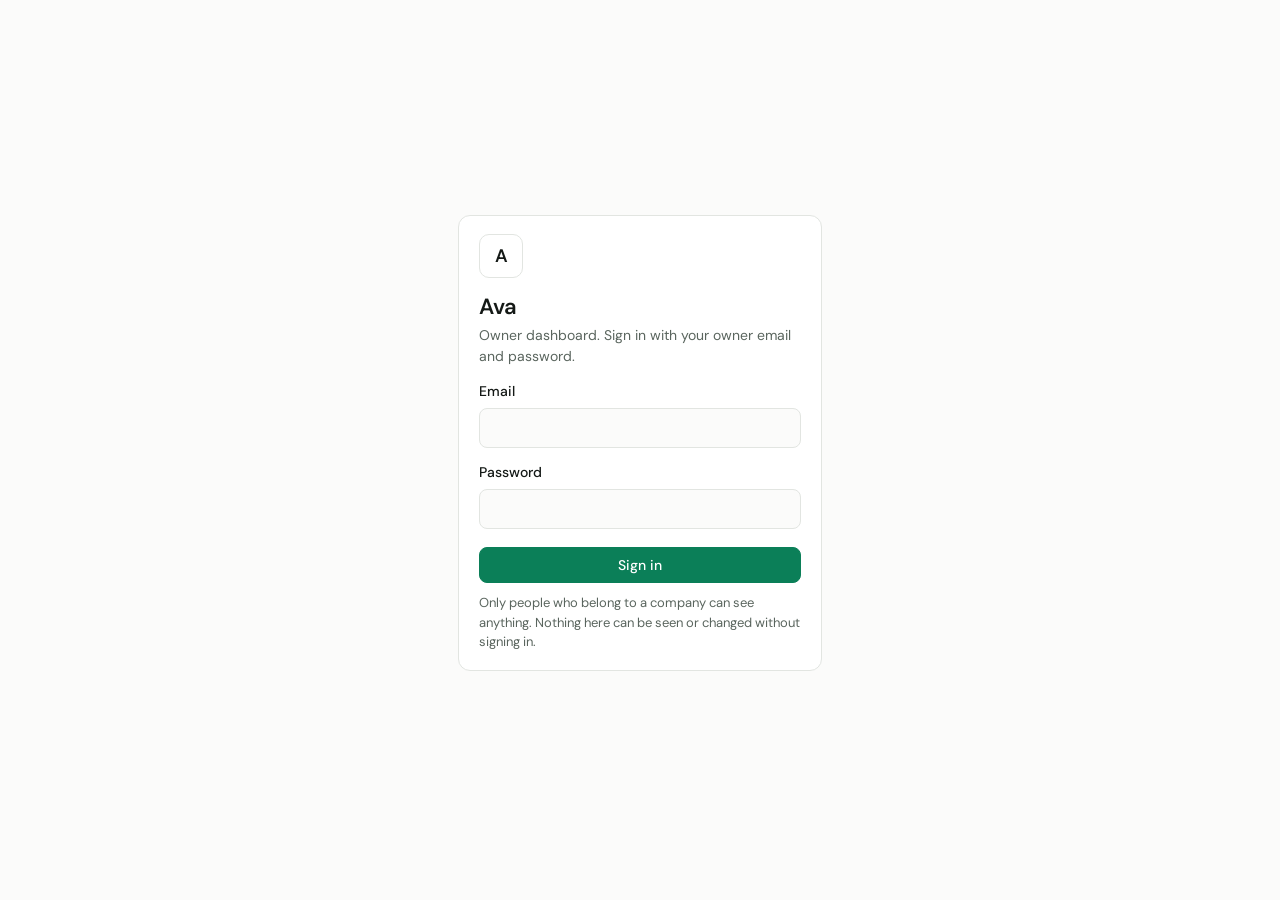
<file: index.html>
<!doctype html>
<html lang="en">
<head>
<meta charset="utf-8" />
<meta name="viewport" content="width=device-width, initial-scale=1, viewport-fit=cover" />
<meta name="referrer" content="no-referrer" />
<meta name="color-scheme" content="light dark" />
<meta name="theme-color" content="#0d0f0e" />
<meta name="apple-mobile-web-app-capable" content="yes" />
<meta name="apple-mobile-web-app-title" content="Ava" />
<!-- Only this page's own files and the project address are allowed. Nothing else can run or be contacted. -->
<meta http-equiv="Content-Security-Policy" content="default-src 'none'; script-src 'self'; style-src 'self'; font-src 'self'; img-src 'self' data:; connect-src https://mlkknzwrzjqxydgsbqtu.supabase.co; base-uri 'none'; form-action 'none'" />
<title>Ava</title>
<link rel="icon" href="data:," />
<link rel="stylesheet" href="./css/theme.css" />
<link rel="stylesheet" href="./css/layout.css" />
<link rel="stylesheet" href="./css/parts.css" />
<link rel="stylesheet" href="./css/screens.css" />
</head>
<body>

<!-- SIGN IN -->
<main id="signin" class="signin" hidden>
  <div class="card signin-card">
    <div class="brand big" aria-hidden="true">A</div>
    <h1>Ava</h1>
    <p class="muted">Owner dashboard. Sign in with your owner email and password.</p>
    <form id="signin-form" autocomplete="on">
      <label class="field" for="email">Email</label>
      <input id="email" name="username" type="email" autocomplete="username" required />
      <label class="field" for="password">Password</label>
      <input id="password" name="password" type="password" autocomplete="current-password" required />
      <button id="signin-btn" class="btn primary block" type="submit">Sign in</button>
      <p id="signin-error" class="notice bad" role="alert" hidden></p>
    </form>
    <p class="muted small">Only people who belong to a company can see anything. Nothing here can be seen or changed without signing in.</p>
  </div>
</main>

<!-- THE DASHBOARD -->
<div class="app" id="app" hidden>
  <div class="pausebar" id="pausebar" role="alert" hidden></div>
  <nav class="strip" id="strip" aria-label="Main menu"></nav>
  <header class="top" id="top"></header>
  <aside class="panel" id="panel" aria-label="In this section"></aside>
  <main class="main" id="main" tabindex="-1"></main>
  <nav class="tabbar" id="tabbar" aria-label="Main menu"></nav>
</div>
<div id="sheet-root"></div>

<script type="module" src="./js/app.js"></script>
</body>
</html>
</file>
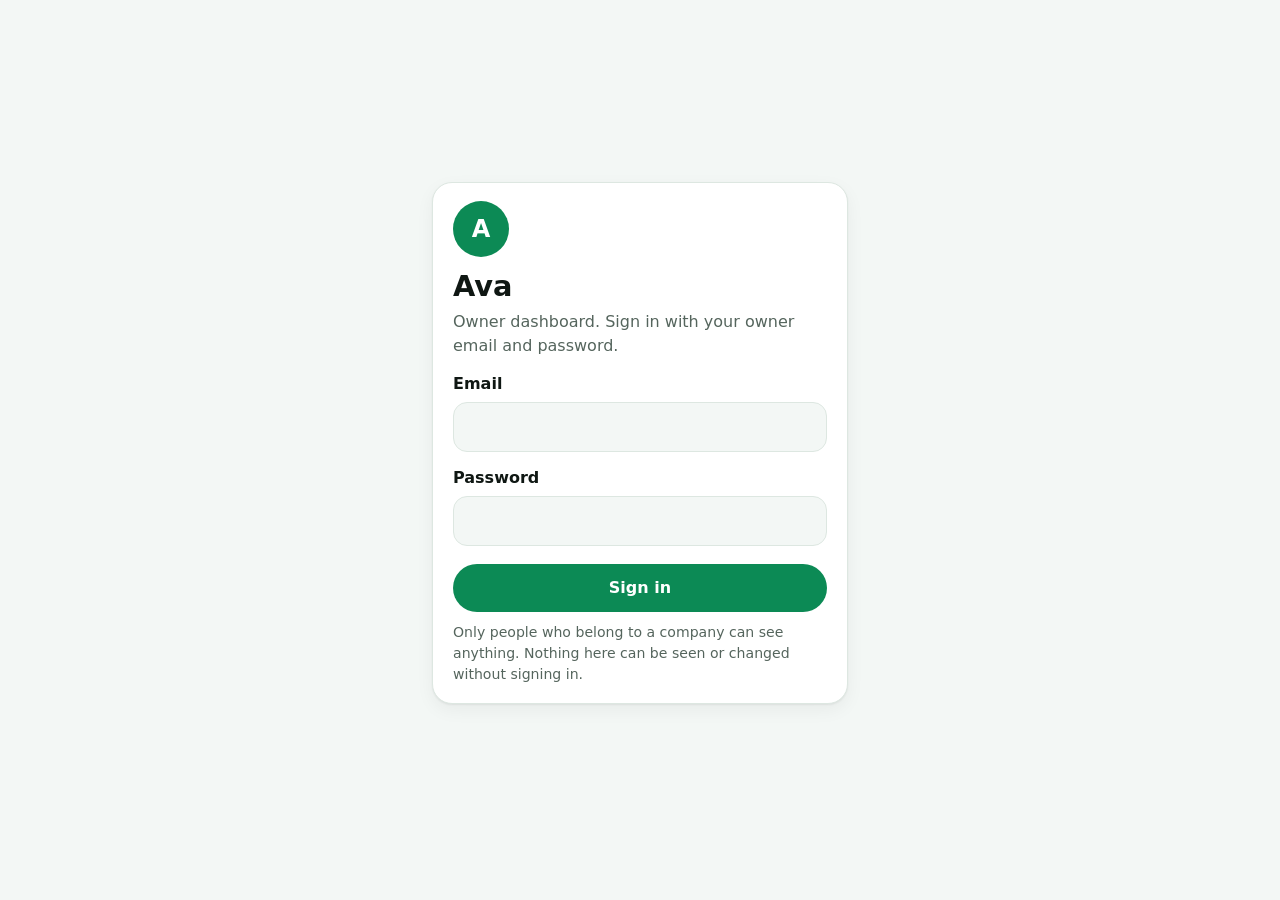
<file: old/index.html>
<!doctype html>
<html lang="en">
<head>
<meta charset="utf-8" />
<meta name="viewport" content="width=device-width, initial-scale=1, viewport-fit=cover" />
<meta name="referrer" content="no-referrer" />
<meta name="color-scheme" content="light dark" />
<meta name="theme-color" content="#0c8a55" />
<meta name="apple-mobile-web-app-capable" content="yes" />
<meta name="apple-mobile-web-app-title" content="Ava" />
<!-- Only this page's own files and the project address are allowed. Nothing else can run or be contacted. -->
<meta http-equiv="Content-Security-Policy" content="default-src 'none'; script-src 'self'; style-src 'self'; img-src 'self' data:; connect-src https://mlkknzwrzjqxydgsbqtu.supabase.co; base-uri 'none'; form-action 'none'" />
<title>Ava</title>
<link rel="icon" href="data:," />
<link rel="stylesheet" href="./css/theme.css" />
<link rel="stylesheet" href="./css/layout.css" />
<link rel="stylesheet" href="./css/loop.css" />
</head>
<body>

<!-- SIGN IN -->
<main id="signin" class="signin" hidden>
  <div class="card signin-card">
    <div class="brand big" aria-hidden="true">A</div>
    <h1>Ava</h1>
    <p class="muted">Owner dashboard. Sign in with your owner email and password.</p>
    <form id="signin-form" autocomplete="on">
      <label class="field" for="email">Email</label>
      <input id="email" name="username" type="email" autocomplete="username" required />
      <label class="field" for="password">Password</label>
      <input id="password" name="password" type="password" autocomplete="current-password" required />
      <button id="signin-btn" class="btn primary block" type="submit">Sign in</button>
      <p id="signin-error" class="notice bad" role="alert" hidden></p>
    </form>
    <p class="muted small">Only people who belong to a company can see anything. Nothing here can be seen or changed without signing in.</p>
  </div>
</main>

<!-- THE DASHBOARD -->
<div class="app" id="app" hidden>
  <nav class="strip" id="strip" aria-label="Main menu"></nav>
  <aside class="list" id="list" aria-label="List"></aside>
  <header class="top" id="top"></header>
  <main class="main" id="main" tabindex="-1"></main>
  <nav class="tabbar" id="tabbar" aria-label="Main menu"></nav>
</div>
<div id="sheet-root"></div>

<script type="module" src="./js/app.js"></script>
</body>
</html>
</file>
<file: css/theme.css>
/* Ava owner dashboard, look 3. Fonts are bundled (no outside request). Colours are the approved tokens, light and dark.
   Appearance "Auto" follows the device; Light and Dark are forced with data-theme on the page.
   Colour rules: green only for the ONE main button on a screen, the selected menu item, and "on" or "healthy". Amber = needs attention. Red = paused, danger, errors. */
@font-face { font-family: "DM Sans"; font-style: normal; font-weight: 400; font-display: swap; src: url("../fonts/dm-sans-400.woff2") format("woff2"); }
@font-face { font-family: "DM Sans"; font-style: normal; font-weight: 500; font-display: swap; src: url("../fonts/dm-sans-500.woff2") format("woff2"); }
@font-face { font-family: "DM Sans"; font-style: normal; font-weight: 600; font-display: swap; src: url("../fonts/dm-sans-600.woff2") format("woff2"); }

:root {
  --bg: #fbfbfa; --panel: #f4f5f3; --rail: #eef0ed; --card: #ffffff; --line: #e2e5e1; --text: #141916; --muted: #5a655e;
  --accent: #0b7f58; --accentText: #0a7a55; --accentSoft: rgba(11, 127, 88, .10); --onAccent: #ffffff; --dot: #18a36b;
  --warn: #8a5d05; --warnSoft: rgba(138, 93, 5, .10); --danger: #b83232; --dangerSoft: rgba(184, 50, 50, .08); --track: #e6e9e5; --sel: #e9ece8;
  --overlay: rgba(20, 25, 22, .38);
  --font: "DM Sans", system-ui, -apple-system, "Segoe UI", Roboto, Arial, sans-serif;
  --s: 1;
  --row: 44px;
  color-scheme: light;
}
@media (prefers-color-scheme: dark) {
  :root:not([data-theme="light"]) {
    --bg: #0d0f0e; --panel: #101312; --rail: #0b0d0c; --card: #141816; --line: #232927; --text: #e2e6e3; --muted: #9aa59f;
    --accent: #2fbf7c; --accentText: #52d89b; --accentSoft: rgba(47, 191, 124, .13); --onAccent: #06150e; --dot: #3dd68c;
    --warn: #e8b65f; --warnSoft: rgba(232, 182, 95, .12); --danger: #ff7a7a; --dangerSoft: rgba(255, 122, 122, .10); --track: #252c29; --sel: #181d1b;
    --overlay: rgba(0, 0, 0, .55);
    color-scheme: dark;
  }
}
:root[data-theme="dark"] {
  --bg: #0d0f0e; --panel: #101312; --rail: #0b0d0c; --card: #141816; --line: #232927; --text: #e2e6e3; --muted: #9aa59f;
  --accent: #2fbf7c; --accentText: #52d89b; --accentSoft: rgba(47, 191, 124, .13); --onAccent: #06150e; --dot: #3dd68c;
  --warn: #e8b65f; --warnSoft: rgba(232, 182, 95, .12); --danger: #ff7a7a; --dangerSoft: rgba(255, 122, 122, .10); --track: #252c29; --sel: #181d1b;
  --overlay: rgba(0, 0, 0, .55);
  color-scheme: dark;
}
/* text size (Settings > General) and row density */
:root[data-size="small"] { --s: .93; }
:root[data-size="large"] { --s: 1.14; }
:root[data-density="compact"] { --row: 36px; }

* { box-sizing: border-box; }
html { font-size: calc(14px * var(--s)); -webkit-text-size-adjust: 100%; }
body { margin: 0; background: var(--bg); color: var(--text); font: 400 1rem/1.5 var(--font); -webkit-font-smoothing: antialiased; }
[hidden] { display: none !important; }
button, input, select, textarea { font: inherit; color: inherit; }
h1, h2, h3, h4, p { margin: 0; }
h1, h2, h3, h4, strong, b { font-weight: 600; }
a { color: inherit; }
.sr-only { position: absolute; width: 1px; height: 1px; overflow: hidden; clip: rect(0 0 0 0); white-space: nowrap; }
:focus-visible { outline: 2px solid var(--text); outline-offset: 2px; border-radius: 6px; }
::selection { background: var(--accentSoft); }
@media (prefers-reduced-motion: reduce) { * { transition: none !important; animation: none !important; } }
.ico { flex: 0 0 auto; display: block; }
</file>
<file: css/layout.css>
/* The frame: pause bar, left strip (76px), side panel (224px), top bar, main area; on a phone one column with a bottom bar. */
.app { display: grid; height: 100vh; height: 100dvh; grid-template-columns: 76px 224px minmax(0, 1fr); grid-template-rows: auto 56px minmax(0, 1fr);
  grid-template-areas: "pause pause pause" "strip top top" "strip panel main"; background: var(--bg); }
.pausebar { grid-area: pause; display: flex; align-items: center; justify-content: center; gap: 14px; flex-wrap: wrap; min-height: 40px; padding: 6px 16px; background: var(--dangerSoft); color: var(--danger); border-bottom: 1px solid var(--line); font-weight: 500; }
.strip { grid-area: strip; background: var(--rail); border-right: 1px solid var(--line); display: flex; flex-direction: column; align-items: center; gap: 4px; padding: 10px 0 12px; overflow-y: auto; }
.top { grid-area: top; background: var(--bg); border-bottom: 1px solid var(--line); padding: 0 20px; display: flex; align-items: center; gap: 12px; min-width: 0; }
.panel { grid-area: panel; background: var(--panel); border-right: 1px solid var(--line); overflow-y: auto; display: flex; flex-direction: column; min-width: 0; }
.main { grid-area: main; overflow-y: auto; min-width: 0; outline: none; padding: 24px 28px 56px; overflow-wrap: anywhere; }
.tabbar { display: none; }

/* ---- left strip ---- */
.brand { width: 36px; height: 36px; border-radius: 10px; border: 1px solid var(--line); background: var(--card); color: var(--text); display: grid; place-items: center; font-weight: 600; font-size: 1.1rem; margin: 2px 0 10px; flex: 0 0 auto; }
.brand.big { width: 44px; height: 44px; font-size: 1.3rem; margin: 0 0 12px; }
.nav-btn { position: relative; width: 64px; padding: 8px 0 7px; border: 0; background: none; border-radius: 10px; color: var(--muted); display: flex; flex-direction: column; align-items: center; gap: 4px; cursor: pointer; font-size: 11px; font-weight: 500; line-height: 1.1; }
.nav-btn:hover { color: var(--text); background: var(--sel); }
.nav-btn[aria-current="page"] { background: var(--accentSoft); color: var(--accentText); }
.nav-btn .count { position: absolute; top: 1px; right: 4px; min-width: 18px; height: 18px; padding: 0 5px; border-radius: 9px; background: var(--text); color: var(--bg); font-size: 11px; font-weight: 600; display: grid; place-items: center; }
.strip-foot { margin-top: auto; display: flex; flex-direction: column; align-items: center; width: 100%; }

/* ---- top bar ---- */
.picker { position: relative; display: flex; align-items: center; gap: 8px; min-width: 0; max-width: 24rem; height: 40px; padding: 0 12px; border: 1px solid var(--line); background: var(--card); border-radius: 8px; }
.picker .ico { color: var(--muted); }
.picker select { appearance: none; -webkit-appearance: none; border: 0; background: transparent; font-weight: 500; min-width: 0; max-width: 15rem; height: 100%; text-overflow: ellipsis; cursor: pointer; padding-right: 4px; color: var(--text); }
.picker select:disabled { opacity: 1; -webkit-text-fill-color: var(--text); cursor: default; }
.picker select option { color: #111; background: #fff; }
.picker .branch { color: var(--muted); white-space: nowrap; font-size: 13px; padding-left: 10px; border-left: 1px solid var(--line); }
.status-pill { display: inline-flex; align-items: center; gap: 8px; height: 28px; padding: 0 12px; border-radius: 14px; border: 1px solid var(--line); color: var(--muted); font-size: 13px; white-space: nowrap; }
.status-pill i { width: 8px; height: 8px; border-radius: 50%; background: var(--muted); }
.status-pill.on i { background: var(--dot); }
.status-pill.paused { color: var(--danger); background: var(--dangerSoft); border-color: transparent; }
.status-pill.paused i { background: var(--danger); }
.top .grow { flex: 1 1 auto; }
.pretend-chip { display: inline-flex; align-items: center; gap: 6px; height: 28px; padding: 0 12px; border-radius: 14px; background: var(--warnSoft); color: var(--warn); font-size: 13px; font-weight: 500; white-space: nowrap; }

/* ---- side panel ---- */
.panel-h { padding: 18px 16px 6px; font-size: 13px; font-weight: 600; color: var(--muted); }
.panel-body { padding: 4px 8px 20px; display: flex; flex-direction: column; gap: 2px; }
.pitem { display: flex; align-items: center; justify-content: space-between; gap: 8px; width: 100%; min-height: 36px; padding: 6px 10px; border: 0; background: none; border-radius: 8px; color: var(--text); text-align: left; cursor: pointer; }
.pitem:hover { background: var(--sel); }
.pitem[aria-current="true"] { background: var(--accentSoft); color: var(--accentText); }
.pitem .t { min-width: 0; overflow: hidden; text-overflow: ellipsis; white-space: nowrap; }
.pitem .n { color: var(--muted); font-size: 13px; flex: 0 0 auto; }
.pitem[aria-current="true"] .n { color: inherit; }
.pitem.two { flex-direction: column; align-items: stretch; gap: 0; padding: 7px 10px; }
.pitem.two .t { display: block; }
.pitem.two .s { color: var(--muted); font-size: 13px; }
.psec { padding: 14px 10px 4px; font-size: 13px; font-weight: 600; color: var(--muted); }
.plink { display: flex; align-items: center; gap: 8px; min-height: 36px; padding: 6px 10px; border: 0; background: none; border-radius: 8px; color: var(--muted); cursor: pointer; width: 100%; text-align: left; }
.plink:hover { background: var(--sel); color: var(--text); }
.pfoot { margin-top: auto; padding: 8px 8px 16px; border-top: 1px solid var(--line); }

/* ---- main page frame ---- */
.page { max-width: 64rem; margin: 0 auto; }
.page.wide { max-width: none; }
.page-h { display: flex; align-items: center; gap: 12px; flex-wrap: wrap; margin-bottom: 18px; min-width: 0; }
.page-h h1, .page-title { font-size: 22px; font-weight: 600; line-height: 1.25; min-width: 0; display: flex; align-items: center; gap: 10px; flex-wrap: wrap; margin-bottom: 4px; }
.page-h h1 { margin-bottom: 0; }
.page-h .grow { flex: 1 1 auto; }
.crumb { display: inline-flex; align-items: center; gap: 4px; border: 0; background: none; color: var(--muted); cursor: pointer; padding: 6px 0; min-height: 32px; }
.crumb:hover { color: var(--text); }
.back { display: inline-flex; align-items: center; gap: 4px; border: 0; background: none; color: var(--muted); cursor: pointer; padding: 6px 0; min-height: 32px; margin-bottom: 6px; }
.back:hover { color: var(--text); }
.mainnote { color: var(--muted); margin: 0 0 16px; max-width: 46rem; }
.sub { color: var(--muted); }
.sectitle, .label13 { font-size: 13px; font-weight: 600; color: var(--muted); margin: 22px 0 8px; }
.sectitle:first-child { margin-top: 0; }

/* ---- sheets and dialogs ---- */
.overlay { position: fixed; inset: 0; background: var(--overlay); display: grid; place-items: center; z-index: 30; padding: 16px; }
.sheet { background: var(--card); color: var(--text); border: 1px solid var(--line); border-radius: 12px; padding: 22px; width: min(28rem, 100%); max-height: 88vh; max-height: 88dvh; overflow: auto; outline: none; }
.sheet.wide { width: min(36rem, 100%); }
.sheet h2 { font-size: 1.15rem; margin-bottom: 6px; }
.sheet .btnrow { margin-top: 18px; justify-content: flex-end; }
.sheet .menu { display: grid; gap: 2px; margin-top: 10px; }
.sheet .menu button { display: flex; align-items: center; gap: 12px; text-align: left; background: none; border: 0; min-height: 48px; padding: 8px 10px; border-radius: 8px; cursor: pointer; }
.sheet .menu button:hover { background: var(--sel); }

/* ---- PHONE ---- */
@media (max-width: 899px) {
  .app { grid-template-columns: minmax(0, 1fr); grid-template-rows: auto auto minmax(0, 1fr) auto; grid-template-areas: "pause" "top" "main" "tabs"; }
  .strip, .panel { display: none; }
  .top { padding: 8px 12px; height: auto; min-height: 56px; gap: 8px; }
  .top .brand { display: none; }
  .picker { flex: 1 1 auto; min-width: 0; height: 44px; }
  .picker select { max-width: none; flex: 1 1 auto; }
  .picker .branch { display: none; }
  .status-pill .label { display: none; }
  .status-pill { padding: 0 9px; }
  .main { padding: 16px 14px 28px; }
  .page-h h1, .page-title { font-size: 20px; }
  .tabbar { grid-area: tabs; display: grid; grid-template-columns: repeat(5, 1fr); background: var(--rail); border-top: 1px solid var(--line); padding-bottom: env(safe-area-inset-bottom); }
  .tab { position: relative; border: 0; background: none; min-height: 56px; padding: 7px 2px 6px; display: flex; flex-direction: column; align-items: center; justify-content: center; gap: 3px; font-size: 11px; font-weight: 500; color: var(--muted); cursor: pointer; }
  .tab[aria-current="page"] { color: var(--accentText); }
  .tab[aria-current="page"]::before { content: ""; position: absolute; top: 0; left: 28%; right: 28%; height: 2px; background: var(--accent); border-radius: 0 0 2px 2px; }
  .tab .count { position: absolute; top: 4px; left: calc(50% + 6px); min-width: 18px; height: 18px; padding: 0 5px; border-radius: 9px; background: var(--text); color: var(--bg); font-size: 11px; font-weight: 600; display: grid; place-items: center; }
  .overlay { align-items: end; padding: 0; }
  .sheet { border-radius: 14px 14px 0 0; width: 100%; padding-bottom: calc(22px + env(safe-area-inset-bottom)); }
  .sheet .btnrow { flex-direction: column-reverse; } .sheet .btnrow .btn { width: 100%; }
}
@media (min-width: 900px) { .phone-only { display: none !important; } }
@media (max-width: 899px) { .desk-only { display: none !important; } }
</file>
<file: css/parts.css>
/* Parts used on every screen: cards, buttons, tags, chips, switches, tables, forms, notices.
   Green marks the ONE main button on a screen (.btn.primary), the selected item, and "on"/"healthy". Everything else is an outline in the text colour. */

/* ---- cards ---- */
.card { background: var(--card); border: 1px solid var(--line); border-radius: 12px; padding: 18px 20px; margin-bottom: 14px; min-width: 0; }
.card h3 { font-size: 1.07rem; margin-bottom: 4px; }
.card.inner { background: var(--bg); margin: 12px 0 0; padding: 14px 16px; }
.card.flush { padding: 0; overflow: hidden; }
.card.empty { text-align: center; padding: 28px 20px; color: var(--muted); }
.card.ask { border-color: var(--text); }
.card.item { display: block; width: 100%; text-align: left; cursor: pointer; }
.row2 { display: flex; justify-content: space-between; align-items: flex-start; gap: 10px; flex-wrap: wrap; min-width: 0; }
.row2 > * { min-width: 0; }
.muted { color: var(--muted); }
.small { font-size: 13px; }
.strong { font-weight: 600; }
.when { color: var(--muted); font-size: 13px; }
.cardlist { display: grid; grid-template-columns: minmax(0, 1fr); }
.cardlist > .li { padding: 12px 0; border-top: 1px solid var(--line); }
.cardlist > .li:first-child { border-top: 0; padding-top: 2px; }
ul.plain { margin: 6px 0 0; padding-left: 1.2rem; } ul.plain li { margin: 4px 0; }
ul.plain.small { font-size: 13px; color: var(--muted); }
.plainlist { list-style: none; margin: 8px 0 0; padding: 0; display: grid; gap: 6px; }
.plainlist li { padding: 8px 12px; border-radius: 8px; border: 1px solid var(--line); overflow-wrap: anywhere; }
.plainlist li { position: relative; padding-left: 28px; }
.plainlist li::before { content: ""; position: absolute; left: 12px; top: 1.05em; width: 8px; height: 8px; border-radius: 50%; background: var(--track); }
.plainlist li.good::before { background: var(--dot); } .plainlist li.bad::before { background: var(--danger); } .plainlist li.warn::before { background: var(--warn); }
.quote { margin: 6px 0; padding: 8px 12px; border-radius: 8px; background: var(--track); color: var(--muted); overflow-wrap: anywhere; }
.kv { display: grid; grid-template-columns: 9rem minmax(0, 1fr); gap: 8px 16px; margin: 10px 0 0; }
.kv dt { color: var(--muted); } .kv dd { margin: 0; }
.kv2 { display: grid; grid-template-columns: repeat(3, 1fr); gap: 8px; margin-bottom: 12px; }
.big2 { font-size: 1.6rem; font-weight: 600; }
.prewrap { white-space: pre-wrap; overflow-wrap: anywhere; margin: 4px 0; }
.warnText { color: var(--warn); }
details.d { margin-top: 6px; font-size: 13px; color: var(--muted); }
.foot { text-align: center; color: var(--muted); font-size: 13px; margin-top: 24px; }

/* ---- buttons: outline by default; .primary (green) only for the one main action ---- */
.btn { display: inline-flex; align-items: center; justify-content: center; gap: 8px; min-height: 36px; padding: 0 16px; border-radius: 8px; border: 1px solid var(--line); background: transparent; color: var(--text); font-weight: 500; cursor: pointer; white-space: nowrap; text-decoration: none; }
.btn:hover { background: var(--sel); }
.btn:disabled, .btn[aria-disabled="true"] { opacity: .5; cursor: not-allowed; }
.btn.primary { background: var(--accent); border-color: var(--accent); color: var(--onAccent); }
.btn.primary:hover { filter: brightness(1.08); background: var(--accent); }
.btn.ghost { background: transparent; }
.btn.danger { color: var(--danger); border-color: var(--danger); }
.btn.danger:hover { background: var(--dangerSoft); }
.btn.sm { min-height: 32px; padding: 0 12px; }
.btn.lg, .bigbtn { min-height: 40px; padding: 0 20px; }
.btn.block { width: 100%; }
.btn.block + .btn.block, .btn.block + .textbtn { margin-top: 8px; }
.btn-pause { height: 36px; }
.btn-pause:hover:not(:disabled) { color: var(--danger); border-color: var(--danger); background: var(--dangerSoft); }
.btn.resume { color: var(--danger); border-color: var(--danger); }
.btn.resume:hover { background: var(--danger); color: var(--bg); }
.btnrow { display: flex; gap: 8px; flex-wrap: wrap; margin-top: 12px; align-items: center; }
.textbtn { background: none; border: 0; color: var(--text); text-decoration: underline; text-underline-offset: 3px; text-decoration-color: var(--line); cursor: pointer; padding: 4px 0; min-height: 28px; }
.textbtn:hover { text-decoration-color: var(--text); }
.iconbtn { display: inline-grid; place-items: center; width: 36px; height: 36px; border: 1px solid var(--line); border-radius: 8px; background: transparent; cursor: pointer; color: var(--text); }
.iconbtn:hover { background: var(--sel); }

/* ---- tags (12px pills) and chips (38px pills) ---- */
.tag, .badge { display: inline-flex; align-items: center; gap: 4px; height: 22px; padding: 0 9px; border-radius: 11px; font-size: 12px; font-weight: 500; line-height: 1; white-space: nowrap; background: var(--track); color: var(--muted); vertical-align: middle; }
.tag.good, .badge.good { background: var(--accentSoft); color: var(--accentText); }
.tag.warn, .badge.warn { background: var(--warnSoft); color: var(--warn); }
.tag.bad, .badge.bad { background: var(--dangerSoft); color: var(--danger); }
.tag.soon, .badge.soon, .badge.wait { background: var(--track); color: var(--muted); }
.badge.guess { margin-left: 8px; }
.chips { display: flex; flex-wrap: wrap; gap: 8px; margin-top: 10px; }
.chips button, .chip { display: inline-flex; align-items: center; gap: 6px; height: 38px; padding: 0 16px; border-radius: 19px; border: 1px solid var(--line); background: transparent; color: var(--text); cursor: pointer; white-space: nowrap; }
.chips button:hover, .chip:hover { background: var(--sel); }
.chips button[aria-pressed="true"], .chip[aria-pressed="true"] { background: var(--sel); border-color: var(--muted); font-weight: 500; }
.chips button:disabled { opacity: .5; cursor: not-allowed; }
.chiprow { display: flex; gap: 8px; overflow-x: auto; scrollbar-width: none; -webkit-overflow-scrolling: touch; padding-bottom: 2px; scroll-snap-type: x proximity; }
.chiprow::-webkit-scrollbar { display: none; }
.chiprow .chip { scroll-snap-align: start; flex: 0 0 auto; }

/* ---- switch 40x24 ---- */
.switch { position: relative; flex: 0 0 auto; width: 40px; height: 24px; border-radius: 12px; border: 0; background: var(--track); cursor: pointer; padding: 0; transition: background .15s; }
.switch::after { content: ""; position: absolute; top: 3px; left: 3px; width: 18px; height: 18px; border-radius: 50%; background: var(--card); box-shadow: 0 0 0 1px var(--line); transition: transform .15s; }
.switch[aria-checked="true"] { background: var(--accent); }
.switch[aria-checked="true"]::after { transform: translateX(16px); background: var(--onAccent); box-shadow: none; }
.switch:disabled { opacity: .5; cursor: not-allowed; }
@media (max-width: 899px) { .switch { position: relative; } .switch::before { content: ""; position: absolute; inset: -10px -4px; } }

/* ---- forms ---- */
.field { display: block; margin-top: 14px; font-weight: 500; }
input[type="text"], input[type="search"], input[type="email"], input[type="password"], input[type="number"], select.pick, .pick, textarea { width: 100%; min-height: 40px; margin-top: 6px; padding: 0 12px; border-radius: 8px; border: 1px solid var(--line); background: var(--bg); color: var(--text); }
textarea { padding: 10px 12px; resize: vertical; min-height: 96px; display: block; line-height: 1.5; }
.listbox { min-height: 140px; }
input:focus, textarea:focus, select:focus { outline: 2px solid var(--text); outline-offset: 0; }
::placeholder { color: var(--muted); opacity: .8; }
.chipfile { display: inline-flex; align-items: center; height: 38px; padding: 0 16px; border: 1px solid var(--line); border-radius: 19px; cursor: pointer; }
.chipfile:hover { background: var(--sel); }
.chipfile:focus-within { outline: 2px solid var(--text); outline-offset: 2px; }
.searchbox { display: flex; align-items: center; gap: 8px; height: 38px; padding: 0 12px; border: 1px solid var(--line); border-radius: 8px; background: var(--bg); color: var(--muted); min-width: 0; }
.searchbox input { flex: 1; min-width: 0; margin: 0; min-height: 0; height: 100%; padding: 0; border: 0; background: transparent; outline: none; }
.searchbox:focus-within { outline: 2px solid var(--text); }
.checks { max-height: 20rem; overflow-y: auto; border: 1px solid var(--line); border-radius: 8px; padding: 6px; margin-top: 8px; background: var(--bg); }
.check { display: flex; align-items: center; gap: 12px; min-height: 40px; padding: 4px 10px; border-radius: 8px; cursor: pointer; }
.check:hover { background: var(--sel); }
.check input { width: 20px; height: 20px; accent-color: var(--accent); flex: 0 0 auto; margin: 0; min-height: 0; padding: 0; }
.check.d1 { padding-left: 32px; } .check.d2 { padding-left: 54px; }
.seg { display: inline-flex; border: 1px solid var(--line); border-radius: 8px; padding: 2px; gap: 2px; background: var(--bg); }
.seg button { border: 0; background: transparent; border-radius: 6px; min-height: 32px; padding: 0 14px; cursor: pointer; color: var(--muted); display: inline-flex; align-items: center; gap: 6px; }
.seg button[aria-pressed="true"] { background: var(--sel); color: var(--text); font-weight: 500; }

/* ---- notices ---- */
.notice { border-radius: 8px; padding: 10px 14px; margin: 12px 0; background: var(--accentSoft); color: var(--accentText); border: 1px solid transparent; }
.notice.warn { background: var(--warnSoft); color: var(--warn); }
.notice.bad { background: var(--dangerSoft); color: var(--danger); }
.notice.neutral, .notice.wait { background: transparent; color: var(--text); border-color: var(--line); }
.notice p { margin: 4px 0; }
.notice .btn { margin-top: 8px; }
.notice details { margin-top: 4px; font-size: 13px; }
.loaderr { margin-bottom: 14px; }

/* ---- empty and error states ---- */
.state { text-align: center; max-width: 26rem; margin: 40px auto; padding: 0 12px; }
.state > .ico { margin: 0 auto 12px; color: var(--muted); }
.state.warn > .ico { color: var(--warn); } .state.bad > .ico { color: var(--danger); }
.state.warn, .state.bad { padding: 22px 20px; border-radius: 12px; }
.state.warn { background: var(--warnSoft); } .state.bad { background: var(--dangerSoft); }
.state.warn h3 { color: var(--warn); } .state.bad h3 { color: var(--danger); }
.state p { color: var(--muted); margin-bottom: 14px; }
.state h3 { margin-bottom: 4px; }
.state .btn { margin-top: 2px; }
.state.inline { margin: 22px auto; }
.empty { color: var(--muted); text-align: center; padding: 28px 12px; }

/* ---- progress ---- */
.bar { height: 6px; background: var(--track); border-radius: 3px; overflow: hidden; margin: 8px 0 4px; }
.bar > span { display: block; height: 100%; width: 100%; background: var(--accent); transform-origin: left center; transform: scaleX(0); }
@media (prefers-reduced-motion: no-preference) { .bar > span { transition: transform .4s ease; } }

/* ---- tables: rows about 44px ---- */
.tablewrap { overflow-x: auto; }
.tbl { width: 100%; border-collapse: collapse; }
.tbl th { text-align: left; font-size: 13px; font-weight: 600; color: var(--muted); padding: 0 12px; height: 38px; border-bottom: 1px solid var(--line); white-space: nowrap; }
.tbl td { padding: 0 12px; height: var(--row); border-bottom: 1px solid var(--line); vertical-align: middle; max-width: 18rem; }
.tbl td.wrap { white-space: normal; }
.tbl td:not(.wrap) { overflow: hidden; text-overflow: ellipsis; white-space: nowrap; }
.tbl tbody tr { cursor: pointer; }
.tbl tbody tr:hover { background: var(--sel); }
.tbl tbody tr[aria-selected="true"] { background: var(--sel); box-shadow: inset 2px 0 0 var(--accent); }
.tbl tbody tr:last-child td { border-bottom: 0; }
.tbl .tick { width: 40px; padding-right: 0; }
.tbl .tick input { width: 18px; height: 18px; margin: 0; min-height: 0; accent-color: var(--accent); vertical-align: middle; padding: 0; }
.tbl .name { font-weight: 500; }
.tbl td.muted { color: var(--muted); }
.pager { display: flex; align-items: center; justify-content: space-between; gap: 12px; flex-wrap: wrap; padding: 10px 14px; border-top: 1px solid var(--line); color: var(--muted); font-size: 13px; }
.pager .btnrow { margin: 0; }
.selbar { display: flex; align-items: center; gap: 10px; flex-wrap: wrap; padding: 8px 14px; background: var(--sel); border-bottom: 1px solid var(--line); }
.selbar .grow { flex: 1 1 auto; font-weight: 500; }
.toolbar { display: flex; align-items: center; gap: 8px; flex-wrap: wrap; padding: 12px 14px; border-bottom: 1px solid var(--line); }
.toolbar .searchbox { flex: 1 1 14rem; max-width: 22rem; }
.toolbar select { width: auto; min-height: 36px; margin: 0; padding: 0 10px; }
.toolbar .tog { display: inline-flex; align-items: center; gap: 8px; min-height: 36px; cursor: pointer; }
.toolbar .tog input { width: 18px; height: 18px; margin: 0; min-height: 0; accent-color: var(--accent); padding: 0; }
.filterbtn { position: relative; }

/* ---- rows used on phone lists ---- */
.rowlist { display: grid; grid-template-columns: minmax(0, 1fr); }
.lrow { display: flex; align-items: center; justify-content: space-between; gap: 12px; width: 100%; min-height: 56px; padding: 8px 14px; border: 0; border-bottom: 1px solid var(--line); background: transparent; text-align: left; cursor: pointer; }
.lrow:last-child { border-bottom: 0; }
.lrow:hover { background: var(--sel); }
.lrow .l { min-width: 0; flex: 1 1 auto; }
.lrow .l .t { display: block; font-weight: 500; overflow: hidden; text-overflow: ellipsis; white-space: nowrap; }
.lrow .l .s { display: block; color: var(--muted); font-size: 13px; overflow: hidden; text-overflow: ellipsis; white-space: nowrap; }
.lrow .r { flex: 0 0 auto; display: flex; align-items: center; gap: 8px; color: var(--muted); }

/* ---- settings rows ---- */
.srow { display: flex; align-items: center; justify-content: space-between; gap: 16px; padding: 14px 0; border-top: 1px solid var(--line); }
.srow:first-child { border-top: 0; }
.srow .l { min-width: 0; flex: 1 1 auto; }
.srow .l .t { font-weight: 500; display: flex; align-items: center; gap: 8px; flex-wrap: wrap; }
.srow .l .s { color: var(--muted); }
.srow .r { flex: 0 0 auto; display: flex; align-items: center; gap: 10px; }
.srow .r .state-text { color: var(--muted); font-size: 13px; }

@media (max-width: 899px) {
  .btn { min-height: 44px; } .btn.sm { min-height: 44px; }
  .chips button, .chip { height: 44px; }
  .check { min-height: 44px; }
  .textbtn { min-height: 44px; }
  .iconbtn { width: 44px; height: 44px; }
  .btn.block { min-height: 48px; }
  input[type="text"], input[type="search"], input[type="email"], input[type="password"], .pick { min-height: 44px; }
  .srow { gap: 12px; }
  .kv2 .big2 { font-size: 1.3rem; }
}

/* a button that follows a line of text gets a little room */
.card p + .btn, .card .muted + .btn, .card .small + .btn { margin-top: 10px; }

.notice .textbtn { min-height: 0; padding: 0; display: inline; }
</file>
<file: css/screens.css>
/* Screen-specific styles: Home, Goals, Companies (list, board, details beside the list), Outreach, Connectors, Settings, Activity. */

.signin { min-height: 100vh; min-height: 100dvh; display: grid; place-items: center; padding: 20px; background: var(--bg); }
.signin-card { width: min(26rem, 100%); }
.signin-card h1 { font-size: 22px; margin: 6px 0 2px; }
.signin-card input { margin-top: 6px; }
.signin-card .btn { margin: 18px 0 10px; }

/* ---- Home ---- */
.home { max-width: 44rem; padding-top: 28px; }
.greet { font-size: 22px; font-weight: 600; margin: 0 0 16px; }
.goalbox { background: var(--card); border: 1px solid var(--line); border-radius: 12px; padding: 14px 16px 12px; margin-bottom: 14px; }
.goalbox:focus-within { border-color: var(--muted); }
.goalbox textarea { border: 0; background: transparent; padding: 0; margin: 0; min-height: 84px; font-size: 1.1rem; outline: none; resize: none; }
.goalbox-foot { display: flex; align-items: center; justify-content: space-between; gap: 12px; flex-wrap: wrap; margin-top: 8px; }
.goalbox .notice { margin: 10px 0 0; }
.shortcuts { margin: 0 0 28px; }
.review h2.cardtitle { font-size: 1.15rem; margin-bottom: 6px; }
.setup { margin-top: 8px; }
.setup .label13, .home .label13 { margin-top: 8px; }
.pad { padding: 4px 10px; }
.row2.gap { align-items: center; margin-top: 8px; }

/* ---- Goals ---- */
.kv.first { margin-top: 0; }

/* ---- Companies ---- */
.cosplit { position: relative; }
.cosplit.has-drawer { display: grid; grid-template-columns: minmax(0, 1fr) 400px; gap: 20px; align-items: start; }
.co-main { min-width: 0; }
.toolgroup { display: contents; }
.drawer { background: var(--card); border: 1px solid var(--line); border-radius: 12px; position: sticky; top: 0; max-height: calc(100vh - 56px - 48px); max-height: calc(100dvh - 56px - 48px); overflow: hidden; display: flex; flex-direction: column; }
.drawer-h { display: flex; align-items: flex-start; gap: 12px; padding: 16px 16px 12px; border-bottom: 1px solid var(--line); }
.drawer-h h2 { font-size: 1.15rem; margin-bottom: 8px; overflow-wrap: anywhere; }
.drawer-h .grow { flex: 1 1 auto; min-width: 0; }
.drawer .tags, .bcard .tags { display: flex; flex-wrap: wrap; gap: 6px; }
.drawer-b { padding: 14px 16px 18px; overflow-y: auto; }
.drawer-b .card { padding: 14px 14px; }
.drawer-b .card:last-child { margin-bottom: 0; }
.drawer-b .kv { grid-template-columns: 6.5rem minmax(0, 1fr); }

.board { display: grid; grid-auto-flow: column; grid-auto-columns: minmax(230px, 1fr); gap: 12px; overflow-x: auto; padding: 14px; align-items: start; }
.bcol { background: var(--panel); border: 1px solid var(--line); border-radius: 12px; padding: 10px; min-width: 0; }
.bcol h3 { display: flex; justify-content: space-between; align-items: center; font-size: 13px; color: var(--muted); padding: 2px 4px 8px; }
.bcard { display: grid; gap: 3px; width: 100%; text-align: left; background: var(--card); border: 1px solid var(--line); border-radius: 8px; padding: 10px 12px; margin-bottom: 8px; cursor: pointer; }
.bcard:hover, .bcard[aria-pressed="true"] { border-color: var(--muted); }
.bcard .t { font-weight: 500; overflow-wrap: anywhere; }
.bcard .s { color: var(--muted); font-size: 13px; overflow-wrap: anywhere; }
.bcard .tags { margin-top: 2px; }
.stagechips { padding: 10px 14px 0; }

/* the details open as a panel over the page when the screen is not wide enough to sit beside the list */
@media (max-width: 1299px) {
  .cosplit.has-drawer { display: block; }
  .drawer { position: fixed; z-index: 15; top: 96px; right: 0; bottom: 0; width: min(420px, 100%); border-radius: 12px 0 0 0; max-height: none; border-right: 0; }
}
@media (max-width: 899px) {
  .drawer { top: 0; left: 0; width: 100%; border-radius: 0; border: 0; z-index: 25; }
  .drawer-h { padding-top: calc(14px + env(safe-area-inset-top)); }
  .board { display: block; padding: 8px 14px 14px; }
  .bcol { display: none; background: transparent; border: 0; padding: 0; }
  .bcol[data-on="true"] { display: block; }
  .bcol h3 { display: none; }
  .bcard { padding: 12px 14px; }
  .toolbar { padding: 10px 12px; }
  .toolbar .searchbox { max-width: none; height: 44px; }
  #co-q, #goal-q { font-size: 1rem; }
  .stagechips { padding: 10px 0 0; }
  .chiprow { margin: 0 -14px 10px; padding: 0 14px 2px; }
  .page-h .seg { order: 5; }
  .home { padding-top: 6px; }
}

/* with the details open the list keeps its main columns only */
.has-drawer .tbl .c-place, .has-drawer .tbl .c-website, .has-drawer .tbl .c-contact, .has-drawer .tbl .c-source { display: none; }

.has-drawer .page-h .btn .lbl { display: none; }
.has-drawer .page-h .btn { padding: 0 10px; }
@media (max-width: 899px) {
  .hero-action { width: 100%; margin-top: 8px; }
  .kv { grid-template-columns: 6.5rem minmax(0, 1fr); gap: 6px 12px; }
  .kv dd { margin-bottom: 0; }
  .drawer-b .kv { grid-template-columns: 6rem minmax(0, 1fr); }
}

/* ---- Outreach: To approve ---- */
.approve .split { display: grid; grid-template-columns: minmax(280px, 380px) minmax(0, 1fr); gap: 16px; align-items: start; }
.queue { position: sticky; top: 0; max-height: calc(100vh - 56px - 48px); max-height: calc(100dvh - 56px - 48px); overflow-y: auto; }
.qh { padding: 12px 14px 6px; font-size: 13px; font-weight: 600; color: var(--muted); }
.qfoot { padding: 12px 14px 14px; border-top: 1px solid var(--line); }
.queue .lrow[aria-current="true"] { background: var(--sel); box-shadow: inset 2px 0 0 var(--accent); }
.queue .lrow .l .s { white-space: nowrap; }
.pad { padding: 4px 14px 12px; }
.workbar { margin-bottom: 14px; }
.work { display: flex; align-items: center; justify-content: space-between; gap: 16px; padding: 14px 16px; border-top: 1px solid var(--line); }
.work:first-child { border-top: 0; }
.work p { margin: 0; }
.draft { background: var(--card); border: 1px solid var(--line); border-radius: 12px; min-width: 0; display: flex; flex-direction: column; }
.draft-h { padding: 16px 18px 10px; }
.draft-h h2 { font-size: 1.15rem; margin-bottom: 6px; overflow-wrap: anywhere; }
.draft-h .tags { display: flex; flex-wrap: wrap; gap: 6px; }
.draft-b { padding: 4px 18px 12px; }
.draft .msg { border: 1px solid var(--line); border-radius: 8px; padding: 12px 14px; margin: 10px 0; background: var(--bg); }
.draft .msg-subject { font-weight: 600; overflow-wrap: anywhere; margin-bottom: 8px; }
.draft .msg-body { white-space: pre-wrap; overflow-wrap: anywhere; }
.why { margin: 10px 0; border: 1px solid var(--line); border-radius: 8px; padding: 0 14px; }
.why summary { cursor: pointer; min-height: 40px; display: flex; align-items: center; font-weight: 500; }
.why[open] { padding-bottom: 12px; }
.actionbar { display: flex; flex-wrap: wrap; gap: 8px; padding: 12px 18px 16px; border-top: 1px solid var(--line); }
.lrow.static { cursor: default; }
.lrow.static:hover { background: transparent; }
.lrow.static .l .s { white-space: normal; }
.lrow.static .r { flex-wrap: wrap; justify-content: flex-end; }

/* ---- Connectors ---- */
.cgrid { display: grid; grid-template-columns: repeat(auto-fill, minmax(240px, 1fr)); gap: 12px; margin-bottom: 8px; }
.ccard { background: var(--card); border: 1px solid var(--line); border-radius: 12px; padding: 16px; display: flex; flex-direction: column; gap: 6px; min-width: 0; }
.ccard h3 { font-size: 1.07rem; }
.ccard p { flex: 1 1 auto; margin-bottom: 8px; }
.ccard .btn { align-self: flex-start; }
.ctop { display: flex; align-items: center; justify-content: space-between; margin-bottom: 4px; }
.cicon { width: 32px; height: 32px; border-radius: 8px; border: 1px solid var(--line); display: grid; place-items: center; color: var(--muted); }

/* ---- Settings ---- */
.themes { display: grid; grid-template-columns: repeat(3, minmax(0, 1fr)); gap: 12px; max-width: 30rem; margin-bottom: 8px; }
.theme-card { border: 1px solid var(--line); background: transparent; border-radius: 12px; padding: 8px 8px 10px; cursor: pointer; display: grid; gap: 8px; text-align: center; }
.theme-card[aria-pressed="true"] { border-color: var(--accent); background: var(--accentSoft); }
.theme-card .tl { font-weight: 500; }
.mini { position: relative; display: block; height: 64px; border-radius: 8px; border: 1px solid #c9cdc8; overflow: hidden; background: #fbfbfa; }
.mini i { position: absolute; display: block; }
.mini .m-strip { left: 0; top: 0; bottom: 0; width: 14%; background: #eef0ed; }
.mini .m-panel { left: 14%; top: 0; bottom: 0; width: 24%; background: #f4f5f3; }
.mini .m-line { height: 5px; border-radius: 3px; background: #dfe3de; left: 46%; right: 8%; }
.mini .m-line.a { top: 14px; } .mini .m-line.b { top: 26px; right: 24%; }
.mini .m-btn { left: 46%; top: 40px; width: 22%; height: 9px; border-radius: 3px; background: #0b7f58; }
.theme-card.dark .mini { background: #0d0f0e; border-color: #2b3330; }
.theme-card.dark .m-strip { background: #0b0d0c; } .theme-card.dark .m-panel { background: #101312; } .theme-card.dark .m-line { background: #252c29; } .theme-card.dark .m-btn { background: #2fbf7c; }
.theme-card.auto .mini { background: linear-gradient(90deg, #fbfbfa 0 50%, #0d0f0e 50% 100%); }
.theme-card.auto .m-line { background: #8a958f; }
.theme-card.auto .m-btn { background: #1f9c6a; }
.card .srow .seg { flex: 0 0 auto; }

/* ---- Activity ---- */
.wideinput { max-width: 28rem; margin-bottom: 16px; }
.aday { margin-bottom: 8px; }
.alist { list-style: none; margin: 0; padding: 0; }
.alist .aline, .agroup-h { display: grid; grid-template-columns: 4.2rem minmax(0, 1fr); gap: 10px; padding: 11px 16px; border-top: 1px solid var(--line); align-items: baseline; }
.alist > li:first-child > .aline, .alist > li:first-child.aline, .alist > li:first-child > .agroup-h { border-top: 0; }
.agroup-h { width: 100%; border-left: 0; border-right: 0; border-bottom: 0; background: transparent; text-align: left; cursor: pointer; grid-template-columns: 4.2rem minmax(0, 1fr) auto auto; align-items: center; }
.agroup-h:hover { background: var(--sel); }
.at { color: var(--muted); font-size: 13px; font-variant-numeric: tabular-nums; }
.alist.inner { background: var(--panel); border-top: 1px solid var(--line); }
.alist.inner .aline { padding-left: 32px; }
.aline .tx { overflow-wrap: anywhere; }
.subnav { margin: 0 -14px 12px; padding: 0 14px; }

@media (max-width: 1099px) {
  .approve .split { grid-template-columns: minmax(0, 1fr); }
  .queue { position: static; max-height: none; }
  .approve:not(.is-open) .draft { display: none; }
  .approve.is-open .queue, .approve.is-open .workbar, .approve.is-open .page-h { display: none; }
}
@media (max-width: 899px) {
  .approve.is-open .draft { position: fixed; inset: 0; z-index: 25; border-radius: 0; border: 0; overflow-y: auto; padding-bottom: 92px; }
  .approve.is-open .actionbar { position: fixed; left: 0; right: 0; bottom: 0; z-index: 26; background: var(--card); padding: 12px 14px calc(12px + env(safe-area-inset-bottom)); display: grid; grid-auto-flow: column; grid-auto-columns: 1fr; }
  .approve.is-open .actionbar .btn { min-height: 48px; }
  .draft-h { padding-top: calc(12px + env(safe-area-inset-top)); }
  .work { flex-direction: column; align-items: stretch; }
  .themes { max-width: none; }
  .alist .aline, .agroup-h { grid-template-columns: 3.4rem minmax(0, 1fr); padding: 12px 14px; }
  .agroup-h { grid-template-columns: 3.4rem minmax(0, 1fr) auto auto; }
  .cgrid { grid-template-columns: minmax(0, 1fr); }
  .srow { flex-wrap: wrap; }
}
</file>
<file: old/css/theme.css>
/* Colours and type for the design preview. Green + black + white. Light and dark.
   "auto" follows the device; the preview control can force Light or Dark (data-theme on the page). */
:root {
  --bg: #f3f7f5; --panel: #ffffff; --card: #ffffff; --tile: #e3f5ec; --tile-ink: #0b6b43; --line: #dde7e1; --hover: #eef5f1; --selected: #e3f5ec;
  --ink: #0f1713; --muted: #55655d; --faint: #8a9992;
  --accent: #0c8a55; --accent-ink: #ffffff; --accent-soft: #d3efe0;
  --hero: #0c8a55; --hero-ink: #ffffff; --hero-soft: rgba(255, 255, 255, 0.18);
  --good: #0b6b43; --good-bg: #dff3e8; --warn: #8a4b00; --warn-bg: #fff1d6; --bad: #a3231a; --bad-bg: #fde6e3; --soon: #5a5f6b; --soon-bg: #eceef2;
  --stop: #c42b1f; --stop-ink: #ffffff; --stop-bg: #fde6e3;
  --pretend: #f59e0b; --pretend-ink: #1a1203;
  --shadow: 0 1px 2px rgba(15, 23, 19, 0.06), 0 6px 18px rgba(15, 23, 19, 0.05);
  --radius: 20px; --radius-sm: 14px;
  --font: system-ui, -apple-system, "Segoe UI", Roboto, "Helvetica Neue", Arial, sans-serif;
}
@media (prefers-color-scheme: dark) {
  :root:not([data-theme="light"]) {
    --bg: #0b0d0c; --panel: #121514; --card: #1a1e1c; --tile: #14302a; --tile-ink: #3fe0b2; --line: #272d2a; --hover: #1d2220; --selected: #17342d;
    --ink: #f3f6f4; --muted: #a0aca6; --faint: #6f7c76;
    --accent: #2bd9aa; --accent-ink: #04201a; --accent-soft: #123a31;
    --hero: #22cfa1; --hero-ink: #03211a; --hero-soft: rgba(3, 33, 26, 0.16);
    --good: #4fe3b6; --good-bg: #123a31; --warn: #ffc56b; --warn-bg: #3a2a0a; --bad: #ff9a90; --bad-bg: #3d1713; --soon: #a9b1bd; --soon-bg: #232830;
    --stop: #ff5a4d; --stop-ink: #1b0300; --stop-bg: #3d1713;
    --shadow: none;
  }
}
:root[data-theme="dark"] {
  --bg: #0b0d0c; --panel: #121514; --card: #1a1e1c; --tile: #14302a; --tile-ink: #3fe0b2; --line: #272d2a; --hover: #1d2220; --selected: #17342d;
  --ink: #f3f6f4; --muted: #a0aca6; --faint: #6f7c76;
  --accent: #2bd9aa; --accent-ink: #04201a; --accent-soft: #123a31;
  --hero: #22cfa1; --hero-ink: #03211a; --hero-soft: rgba(3, 33, 26, 0.16);
  --good: #4fe3b6; --good-bg: #123a31; --warn: #ffc56b; --warn-bg: #3a2a0a; --bad: #ff9a90; --bad-bg: #3d1713; --soon: #a9b1bd; --soon-bg: #232830;
  --stop: #ff5a4d; --stop-ink: #1b0300; --stop-bg: #3d1713;
  --shadow: none;
}
* { box-sizing: border-box; }
html { -webkit-text-size-adjust: 100%; }
body { margin: 0; background: var(--bg); color: var(--ink); font: 16px/1.5 var(--font); }
[hidden] { display: none !important; }
button { font: inherit; color: inherit; }
h1, h2, h3, p { margin: 0; }
.sr-only { position: absolute; width: 1px; height: 1px; overflow: hidden; clip: rect(0 0 0 0); white-space: nowrap; }
:focus-visible { outline: 3px solid var(--accent); outline-offset: 2px; border-radius: 8px; }
@media (prefers-reduced-motion: reduce) { * { transition: none !important; animation: none !important; } }
</file>
<file: old/css/layout.css>
/* Layout and components for the design preview.
   Computer (900px and wider): thin icon strip | wider list panel | main area, with the branch switcher and Emergency stop in the top bar.
   Phone: one column, big rounded cards, bottom tab bar. */

.app { display: grid; height: 100vh; height: 100dvh; grid-template-columns: 6.25rem clamp(15rem, 32vw, 21.5rem) minmax(0, 1fr); grid-template-rows: auto minmax(0, 1fr); grid-template-areas: "strip list top" "strip list main"; }
.strip { grid-area: strip; background: var(--panel); border-right: 1px solid var(--line); display: flex; flex-direction: column; align-items: center; gap: 6px; padding: 14px 0; overflow-y: auto; }
.list { grid-area: list; background: var(--panel); border-right: 1px solid var(--line); overflow-y: auto; display: flex; flex-direction: column; min-width: 0; }
.top { grid-area: top; background: var(--bg); border-bottom: 1px solid var(--line); padding: 12px 24px; display: flex; flex-direction: column; gap: 8px; min-width: 0; }
.main { grid-area: main; overflow-y: auto; padding: 22px 24px 48px; min-width: 0; outline: none; }
.tabbar { grid-area: tabs; display: none; }

/* ---- icon strip ---- */
.brand { width: 46px; height: 46px; border-radius: 50%; background: var(--accent); color: var(--accent-ink); display: grid; place-items: center; font-weight: 800; font-size: 1.25rem; margin-bottom: 10px; flex: 0 0 auto; }
.strip-btn { position: relative; width: calc(100% - 14px); padding: 9px 2px 7px; border: 0; background: none; border-radius: 16px; color: var(--muted); display: flex; flex-direction: column; align-items: center; gap: 3px; cursor: pointer; font-size: .75rem; font-weight: 600; line-height: 1.15; text-align: center; }
.strip-btn > span:not(.dotsoon) { display: block; max-width: 100%; white-space: nowrap; letter-spacing: 0; }
.strip-btn:hover { background: var(--hover); color: var(--ink); }
.strip-btn[aria-current="page"] { background: var(--selected); color: var(--accent); }
.strip-btn .dotsoon { position: absolute; top: 6px; right: 14px; width: 8px; height: 8px; border-radius: 50%; background: var(--faint); }
.strip-gap { flex: 1 1 auto; }

/* ---- top bar ---- */
.top-row { display: flex; align-items: center; gap: 10px; min-width: 0; }
.top .brand { display: none; margin: 0; width: 40px; height: 40px; font-size: 1.1rem; }
.branch { position: relative; flex: 1 1 auto; min-width: 0; max-width: 26rem; display: flex; align-items: center; gap: 8px; background: var(--card); border: 1px solid var(--line); border-radius: 999px; padding: 0 14px; height: 48px; }
.branch select { appearance: none; -webkit-appearance: none; border: 0; background: transparent; color: var(--ink); font: inherit; font-weight: 700; width: 100%; min-width: 0; height: 100%; padding-right: 8px; text-overflow: ellipsis; cursor: pointer; }
.branch select:disabled { cursor: default; opacity: 1; -webkit-text-fill-color: var(--ink); }
.branch select option { color: #111; background: #fff; }
.branch .caret { color: var(--muted); font-size: .8rem; pointer-events: none; }
.btn { display: inline-flex; align-items: center; justify-content: center; gap: 8px; min-height: 48px; padding: 0 20px; border-radius: 999px; border: 2px solid transparent; font-weight: 700; cursor: pointer; background: var(--card); color: var(--ink); }
.btn:disabled { opacity: .5; cursor: not-allowed; }
.btn.stop { background: var(--stop); color: var(--stop-ink); flex: 0 0 auto; }
.btn.resume { background: var(--accent); color: var(--accent-ink); flex: 0 0 auto; }
.btn.primary { background: var(--accent); color: var(--accent-ink); }
.btn.ghost { border-color: var(--line); background: transparent; }
.btn.block { width: 100%; }
.pretend { background: var(--pretend); color: var(--pretend-ink); border-radius: 12px; padding: 6px 12px; font-size: .88rem; }
.stopped { background: var(--stop-bg); color: var(--bad); border: 2px solid var(--stop); border-radius: 12px; padding: 8px 12px; font-size: .92rem; font-weight: 600; }
.scopenote { color: var(--muted); font-size: .85rem; display: flex; gap: 6px; align-items: center; }

/* ---- list panel ---- */
.list-head { padding: 18px 18px 8px; position: sticky; top: 0; background: var(--panel); z-index: 2; }
.list-head h2 { font-size: 1.15rem; margin-bottom: 10px; display: flex; align-items: center; gap: 8px; }
.searchbox { display: flex; align-items: center; gap: 8px; background: var(--bg); border: 1px solid var(--line); border-radius: 999px; padding: 0 14px; height: 42px; color: var(--muted); }
.searchbox input { flex: 1; min-width: 0; border: 0; background: transparent; color: var(--ink); font: inherit; height: 100%; outline: none; }
.list-body { padding: 6px 10px 20px; display: flex; flex-direction: column; gap: 2px; }
.list-label { font-size: .78rem; text-transform: uppercase; letter-spacing: .06em; color: var(--faint); padding: 14px 10px 4px; font-weight: 700; }
.item { display: block; width: 100%; text-align: left; background: none; border: 0; border-radius: 14px; padding: 10px 12px; cursor: pointer; }
.item:hover { background: var(--hover); }
.item[aria-current="true"] { background: var(--selected); }
.item .t { font-weight: 650; display: block; overflow: hidden; text-overflow: ellipsis; }
.item .s { color: var(--muted); font-size: .86rem; display: block; margin-top: 1px; }
.item .row { display: flex; justify-content: space-between; align-items: center; gap: 8px; }
.item.soon { opacity: .7; cursor: default; }
.empty { color: var(--muted); text-align: center; padding: 28px 12px; }

/* ---- cards and parts ---- */
.page-title { font-size: 1.5rem; font-weight: 800; margin: 2px 0 14px; display: flex; align-items: center; gap: 10px; flex-wrap: wrap; }
.back { display: none; align-items: center; gap: 4px; background: none; border: 0; color: var(--accent); font-weight: 700; padding: 6px 0; margin-bottom: 4px; cursor: pointer; }
.card { background: var(--card); border: 1px solid var(--line); border-radius: var(--radius); padding: 18px 20px; box-shadow: var(--shadow); margin-bottom: 14px; }
.card h3 { font-size: 1.05rem; margin-bottom: 4px; }
.muted { color: var(--muted); }
.small { font-size: .88rem; }
.hero { background: var(--hero); color: var(--hero-ink); border: 0; position: relative; }
.hero .label { font-size: .92rem; font-weight: 600; opacity: .9; display: flex; align-items: center; gap: 6px; }
.hero .big { font-size: 2.1rem; font-weight: 800; line-height: 1.15; margin: 6px 0 2px; }
.hero .sub { opacity: .92; }
.hero .pill { position: absolute; top: 16px; right: 16px; }
.pill-btn { display: inline-flex; align-items: center; gap: 6px; background: transparent; color: inherit; border: 1.5px solid currentColor; border-radius: 999px; padding: 8px 16px; font-weight: 700; cursor: pointer; min-height: 40px; }
.pill-btn:disabled { opacity: .45; cursor: not-allowed; }
.latest { display: flex; align-items: center; gap: 10px; background: var(--card); border: 1px solid var(--line); border-radius: 0 0 var(--radius) var(--radius); padding: 10px 16px; margin: -16px 0 14px; padding-top: 22px; font-size: .92rem; color: var(--muted); }
.latest .txt { flex: 1; min-width: 0; overflow: hidden; text-overflow: ellipsis; white-space: nowrap; color: var(--ink); }
.latest button { background: none; border: 0; color: var(--accent); font-weight: 700; cursor: pointer; white-space: nowrap; }

.tiles { display: grid; grid-template-columns: repeat(4, 1fr); gap: 8px; }
.tile { position: relative; display: flex; flex-direction: column; align-items: center; gap: 8px; background: none; border: 0; padding: 6px 2px; cursor: pointer; font-weight: 600; font-size: .92rem; text-align: center; }
.tile .ic { width: 62px; height: 62px; border-radius: 20px; background: var(--tile); color: var(--tile-ink); display: grid; place-items: center; }
.tile.danger .ic { background: var(--stop-bg); color: var(--stop); }
.tile:disabled { opacity: .5; cursor: not-allowed; }
.tile .flag { position: absolute; top: -2px; right: 6px; font-size: .66rem; font-weight: 800; background: var(--soon-bg); color: var(--soon); border-radius: 999px; padding: 1px 7px; }

.badge { display: inline-block; font-size: .78rem; font-weight: 700; padding: 2px 10px; border-radius: 999px; background: var(--soon-bg); color: var(--soon); white-space: nowrap; }
.badge.good { background: var(--good-bg); color: var(--good); }
.badge.warn { background: var(--warn-bg); color: var(--warn); }
.badge.bad { background: var(--bad-bg); color: var(--bad); }
.badge.soon { background: var(--soon-bg); color: var(--soon); }
.bar { height: 10px; background: var(--line); border-radius: 999px; overflow: hidden; margin: 8px 0 4px; }
.bar > span { display: block; height: 100%; width: 100%; background: var(--accent); transform-origin: left center; transform: scaleX(0); }
@media (prefers-reduced-motion: no-preference) { .bar > span { transition: transform .4s ease; } }
.row2 { display: flex; justify-content: space-between; align-items: flex-start; gap: 10px; }
.cardlist { display: grid; gap: 0; }
.cardlist > .li { padding: 12px 0; border-top: 1px solid var(--line); }
.cardlist > .li:first-child { border-top: 0; padding-top: 2px; }
.when { color: var(--faint); font-size: .82rem; }
.notice { border-radius: 14px; padding: 12px 14px; margin: 12px 0; background: var(--good-bg); color: var(--good); font-weight: 600; }
.notice.warn { background: var(--warn-bg); color: var(--warn); }
.kv { display: grid; grid-template-columns: 9rem 1fr; gap: 6px 14px; margin-top: 10px; }
.kv dt { color: var(--muted); } .kv dd { margin: 0; }
.previewbar { border: 2px dashed var(--line); border-radius: 16px; padding: 10px 14px; margin-bottom: 16px; display: flex; flex-wrap: wrap; gap: 8px 18px; align-items: center; font-size: .88rem; color: var(--muted); }
.seg { display: inline-flex; background: var(--bg); border: 1px solid var(--line); border-radius: 999px; padding: 3px; gap: 2px; }
.seg button { border: 0; background: transparent; border-radius: 999px; padding: 5px 12px; cursor: pointer; font-weight: 650; color: var(--muted); display: inline-flex; align-items: center; gap: 5px; }
.seg button[aria-pressed="true"] { background: var(--accent); color: var(--accent-ink); }
.soonbox { border: 2px dashed var(--line); border-radius: var(--radius); padding: 22px; text-align: center; margin-bottom: 14px; }
.soonbox p { max-width: 34rem; margin: 8px auto 0; color: var(--muted); }
.ghostrow { display: flex; justify-content: space-between; gap: 10px; padding: 12px 14px; border: 1px dashed var(--line); border-radius: 14px; color: var(--muted); margin-bottom: 8px; }
.board { display: grid; grid-template-columns: repeat(4, minmax(0, 1fr)); gap: 10px; margin-top: 14px; }
.board > div { border: 1px dashed var(--line); border-radius: 14px; padding: 12px 10px; min-height: 120px; color: var(--muted); font-size: .88rem; }
.board b { display: block; color: var(--ink); margin-bottom: 6px; }

/* ---- sheet (opens from the bottom on a phone, in the middle on a computer) ---- */
.overlay { position: fixed; inset: 0; background: rgba(0, 0, 0, .5); display: grid; place-items: center; z-index: 20; padding: 16px; }
.sheet { background: var(--card); color: var(--ink); border-radius: 24px; padding: 22px; width: min(30rem, 100%); max-height: 88vh; overflow: auto; border: 1px solid var(--line); }
.sheet h2 { font-size: 1.25rem; margin-bottom: 6px; }
.sheet .menu { display: grid; gap: 4px; margin-top: 10px; }
.sheet .menu button { display: flex; align-items: center; gap: 12px; text-align: left; background: none; border: 0; padding: 12px; border-radius: 14px; cursor: pointer; font-weight: 650; }
.sheet .menu button:hover { background: var(--hover); }

/* ---- PHONE ---- */
@media (max-width: 899px) {
  .app { grid-template-columns: minmax(0, 1fr); grid-template-rows: auto minmax(0, 1fr) auto; grid-template-areas: "top" "main" "tabs"; }
  .strip { display: none; }
  .list { grid-area: main; border-right: 0; background: var(--bg); }
  .list-head { background: var(--bg); }
  .app[data-pane="main"] .list { display: none; }
  .app[data-pane="list"] .main { display: none; }
  .top { padding: 10px 14px 8px; }
  .branch { height: 44px; }
  .btn.stop, .btn.resume { min-height: 44px; padding: 0 14px; }
  .main { padding: 14px 14px 24px; }
  .page-title { font-size: 1.35rem; }
  .app[data-pane="main"][data-section]:not([data-section="home"]) .back { display: inline-flex; }
  .item { background: var(--card); border: 1px solid var(--line); border-radius: var(--radius-sm); padding: 14px; margin-bottom: 8px; }
  .item[aria-current="true"] { background: var(--card); }
  .list-body { padding: 6px 14px 20px; gap: 0; }
  .list-label { padding-left: 4px; }
  .tabbar { display: grid; grid-template-columns: repeat(5, 1fr); background: var(--panel); border-top: 1px solid var(--line); padding-bottom: env(safe-area-inset-bottom); }
  .tab { position: relative; border: 0; background: none; padding: 8px 2px 8px; display: flex; flex-direction: column; align-items: center; gap: 2px; font-size: .74rem; font-weight: 650; color: var(--muted); cursor: pointer; min-height: 62px; }
  .tab[aria-current="page"] { color: var(--accent); }
  .tab .dotsoon { position: absolute; top: 8px; right: calc(50% - 20px); width: 8px; height: 8px; border-radius: 50%; background: var(--faint); }
  .hero .big { font-size: 1.8rem; }
  .overlay { align-items: end; padding: 0; }
  .sheet { border-radius: 24px 24px 0 0; width: 100%; padding-bottom: calc(22px + env(safe-area-inset-bottom)); }
  .kv { grid-template-columns: 1fr; gap: 0; } .kv dd { margin-bottom: 8px; }
  .board { grid-template-columns: repeat(2, minmax(0, 1fr)); }
  .phone-only { display: block; }
}
@media (min-width: 900px) { .phone-only { display: none; } }
@media (max-width: 380px) { .tile .ic { width: 54px; height: 54px; } .btn.stop span.long { display: none; } }

.textbtn { background: none; border: 0; color: var(--accent); font-weight: 700; cursor: pointer; padding: 4px 0; }

@media (max-width: 899px) { .wide-only { display: none; } .top .brand { display: none; } }
@media (max-width: 899px) { .branch > svg { display: none; } .branch { padding: 0 12px; } .btn.stop, .btn.resume { padding: 0 12px; gap: 6px; font-size: .95rem; } }

/* ---- real dashboard additions ---- */
.signin { min-height: 100vh; min-height: 100dvh; display: grid; place-items: center; padding: 20px; background: var(--bg); }
.signin-card { width: min(26rem, 100%); }
.signin-card h1 { font-size: 1.8rem; margin: 6px 0 2px; }
.brand.big { width: 56px; height: 56px; font-size: 1.5rem; margin: 0 0 8px; }
.field { display: block; margin-top: 14px; font-weight: 650; }
input[type="email"], input[type="password"], input[type="search"] { font: inherit; }
.signin-card input { width: 100%; height: 50px; margin-top: 6px; padding: 0 14px; border-radius: 14px; border: 1px solid var(--line); background: var(--bg); color: var(--ink); }
.signin-card .btn { margin: 18px 0 10px; }
.notice.bad { background: var(--bad-bg); color: var(--bad); }
.notice.neutral { background: var(--card); color: var(--ink); border: 1px solid var(--line); font-weight: 500; }
.notice.wait { background: var(--accent-soft); color: var(--accent); }
.notice details { margin-top: 4px; font-weight: 400; font-size: .85rem; }
.loaderr { margin-bottom: 14px; }
.chips { display: flex; flex-wrap: wrap; gap: 6px; margin-top: 10px; }
.chips button { border: 1px solid var(--line); background: var(--bg); border-radius: 999px; padding: 4px 12px; cursor: pointer; font-weight: 650; color: var(--muted); }
.chips button[aria-pressed="true"] { background: var(--accent); color: var(--accent-ink); border-color: var(--accent); }
.bigbtn { min-height: 58px; font-size: 1.05rem; }
.foot { text-align: center; color: var(--faint); font-size: .85rem; margin-top: 18px; }
.sheet .rowbtn { display: flex; align-items: center; gap: 12px; width: 100%; text-align: left; background: none; border: 0; padding: 12px; border-radius: 14px; cursor: pointer; font-weight: 650; }
.sheet .rowbtn:hover { background: var(--hover); }
.sheet h3 { margin: 16px 0 6px; font-size: .95rem; color: var(--muted); }
.mainnote { color: var(--muted); font-size: .88rem; margin: -4px 0 14px; }
details.d { margin-top: 6px; font-size: .85rem; color: var(--muted); }
.strip-foot { margin-top: auto; display: flex; flex-direction: column; align-items: center; gap: 6px; width: 100%; }
.linkrow { display: block; width: 100%; text-align: left; background: none; border: 0; cursor: pointer; color: inherit; }
.card.item { display: block; text-align: left; cursor: pointer; width: 100%; }
.card.item .t { font-weight: 700; }
.pick { width: 100%; height: 48px; margin-top: 6px; padding: 0 12px; border-radius: 14px; border: 1px solid var(--line); background: var(--bg); color: var(--ink); font: inherit; }
.bigbtn { min-height: 56px; margin-top: 12px; }
/* keep the content readable on very wide screens */
.main > * { max-width: 56rem; margin-left: auto; margin-right: auto; }
/* a very long word (for example a long company name with no spaces) must wrap, never push the page sideways */
.main, .list, .top, .sheet { overflow-wrap: anywhere; }
.page-title { min-width: 0; }
.main { overflow-x: hidden; }
/* hero: the Run search button never sits on top of the text */
.hero .label { padding-right: 9.5rem; }
.tile, .tile span { overflow-wrap: normal; word-break: normal; hyphens: none; }
@media (max-width: 899px) {
  .hero .pill { position: static; margin-top: 14px; }
  .hero .label { padding-right: 0; }
  .tile { font-size: .85rem; }
}

/* Add goal screen */
.back.always { display: inline-flex; }
textarea { width: 100%; font: inherit; padding: 12px 14px; margin-top: 6px; border-radius: 14px; border: 1px solid var(--line); background: var(--bg); color: var(--ink); resize: vertical; min-height: 96px; }
.field + textarea, .card textarea { display: block; }
.card.inner { background: var(--bg); box-shadow: none; margin: 12px 0 0; }
ul.plain { margin: 6px 0 0; padding-left: 1.2rem; } ul.plain li { margin: 4px 0; }
.badge.guess { margin-left: 8px; white-space: normal; }
.strong { font-weight: 700; }
.item.addrow { color: var(--accent); font-weight: 700; }
.card .notice p { margin: 4px 0; }

/* Who you target */
.checks { max-height: 20rem; overflow-y: auto; border: 1px solid var(--line); border-radius: 14px; padding: 6px; margin-top: 8px; background: var(--bg); }
.check { display: flex; align-items: center; gap: 12px; min-height: 44px; padding: 4px 10px; border-radius: 10px; cursor: pointer; }
.check:hover { background: var(--hover); }
.check input { width: 22px; height: 22px; accent-color: var(--accent); flex: 0 0 auto; margin: 0; }
.check.d1 { padding-left: 34px; } .check.d2 { padding-left: 58px; }
.searchbox.inline { margin-top: 8px; }
.mainnote { color: var(--muted); margin: -6px 0 14px; }
ul.plain.small { font-size: .88rem; color: var(--muted); }
</file>
<file: old/css/loop.css>
/* Styles for the screens added in the thin end-to-end loop (import, company information, templates, costs, pipeline, company). Same colours as the rest (theme.css variables). */
.listbox { min-height: 140px; font-family: ui-monospace, "SF Mono", Menlo, Consolas, monospace; font-size: .92rem; line-height: 1.45; }
.chipfile { display: inline-flex; align-items: center; border: 1px solid var(--line); background: var(--bg); border-radius: 999px; padding: 4px 12px; cursor: pointer; font-weight: 650; color: var(--muted); }
.chipfile:hover { background: var(--hover); }
.chipfile:focus-within { outline: 2px solid var(--accent); outline-offset: 2px; }
.warnText { color: var(--warn); }
.prewrap { white-space: pre-wrap; overflow-wrap: anywhere; margin: 4px 0; }
.card.inner h4 { font-size: .95rem; margin: 0 0 6px; }
.pipehead { display: flex; flex-wrap: wrap; gap: 10px; align-items: center; margin-bottom: 8px; }
.pipehead .chips { margin-top: 0; }
.searchbox.inline { flex: 1 1 180px; max-width: 320px; }
.stagechips { display: none; flex-wrap: wrap; gap: 6px; margin: 8px 0 12px; }
.stagechips button { border: 1px solid var(--line); background: var(--bg); border-radius: 999px; padding: 4px 12px; cursor: pointer; font-weight: 650; color: var(--muted); }
.stagechips button[aria-pressed="true"] { background: var(--accent); color: var(--accent-ink); border-color: var(--accent); }
.pipe { display: grid; grid-auto-flow: column; grid-auto-columns: minmax(220px, 1fr); gap: 12px; overflow-x: auto; padding-bottom: 12px; align-items: start; }
.pipecol { background: var(--card); border: 1px solid var(--line); border-radius: var(--radius); padding: 12px; min-width: 0; }
.pipecol h3 { display: flex; justify-content: space-between; align-items: center; font-size: 1rem; margin-bottom: 2px; }
.pipecol .count { font-weight: 700; color: var(--muted); }
.pcard { display: grid; gap: 4px; width: 100%; text-align: left; background: var(--bg); border: 1px solid var(--line); border-radius: 12px; padding: 10px 12px; margin-top: 8px; cursor: pointer; color: var(--ink); font: inherit; }
.pcard:hover { background: var(--hover); }
.pcard .t { font-weight: 700; overflow-wrap: anywhere; }
.pcard .s { color: var(--muted); font-size: .88rem; overflow-wrap: anywhere; }
.pcard .tags { display: flex; flex-wrap: wrap; gap: 4px; margin-top: 2px; }
@media (max-width: 899px) {
  .stagechips { display: flex; }
  .pipe { display: block; overflow: visible; }
  .pipecol { display: none; }
  .pipecol[data-on="true"] { display: block; }
}

/* chapter 3: research results */
.quote { margin: 6px 0; padding: 6px 10px; border-left: 3px solid var(--line); color: var(--muted); font-style: italic; overflow-wrap: anywhere; }
.plainlist { list-style: none; margin: 8px 0 0; padding: 0; display: grid; gap: 6px; }
.plainlist li { padding: 6px 10px; border-radius: 8px; border: 1px solid var(--line); overflow-wrap: anywhere; }
.plainlist li.good { border-color: var(--good, #2e7d32); }
.plainlist li.bad { border-color: var(--bad, #c62828); }
.plainlist li.warn { border-color: var(--warn, #b26a00); }

/* chapters 5 to 7: Approve, Outreach, Inbox */
.sectitle { margin: 18px 0 8px; font-size: 1.05rem; }
.draft .msg { border: 1px solid var(--line); border-radius: 10px; padding: 10px 12px; margin: 8px 0; background: var(--bg); }
.draft .msg-subject { font-weight: 700; overflow-wrap: anywhere; margin-bottom: 6px; }
.draft .msg-body { white-space: pre-wrap; overflow-wrap: anywhere; }
.btnrow { display: flex; gap: 8px; flex-wrap: wrap; margin-top: 8px; }
.kv2 { display: grid; grid-template-columns: repeat(3, 1fr); gap: 8px; text-align: center; margin-bottom: 10px; }
.big2 { font-size: 1.6rem; font-weight: 700; }
</file>
